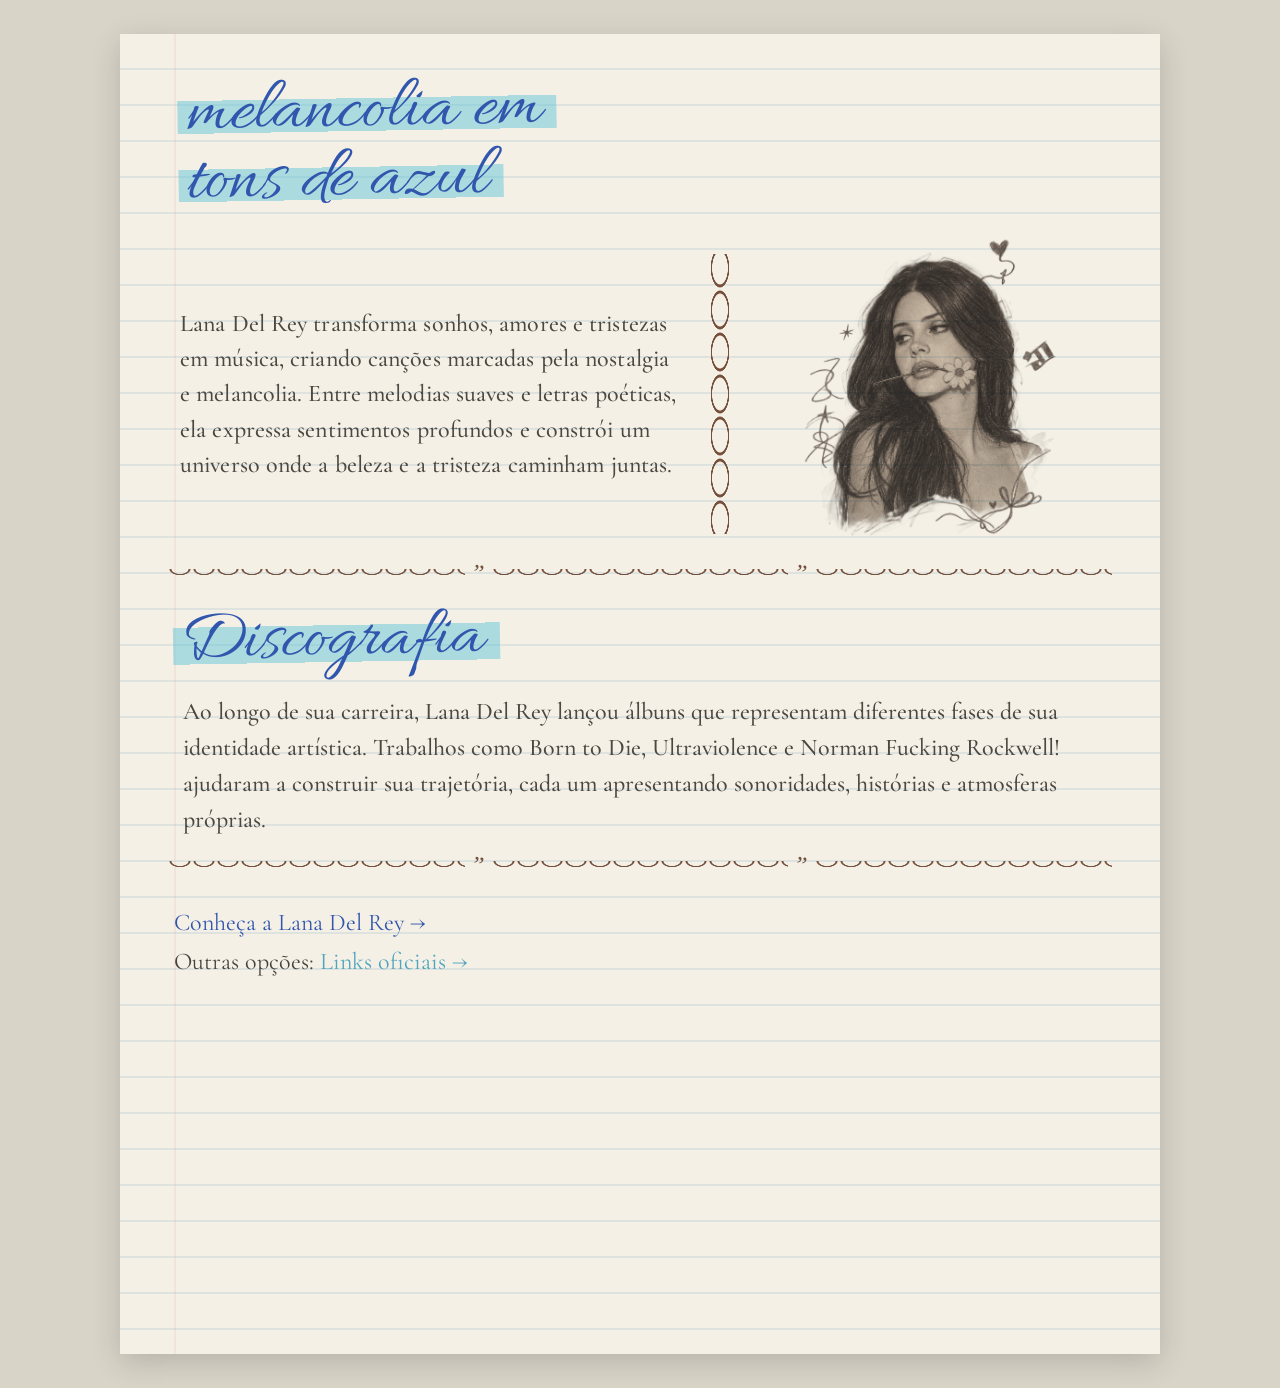
<file: index.html>
<!DOCTYPE html>
<html lang="pt-br">
<head>
<meta charset="UTF-8">
<meta name="viewport" content="width=device-width, initial-scale=1.0">
<title>Melancolia em tons de azul</title>
<link rel="stylesheet" href="style.css">
</head>
<body>
<main class="folha">

    <header class="titulo">
        <span>melancolia em</span>
        <span>tons de azul</span>
    </header>

    <section class="primeiro-bloco">
        <div class="texto-inicial">
            Lana Del Rey transforma sonhos, amores e tristezas em música, criando canções
            marcadas pela nostalgia e melancolia. Entre melodias suaves e letras poéticas,
            ela expressa sentimentos profundos e constrói um universo onde a beleza e a
            tristeza caminham juntas.
        </div>

        <div class="separador-vertical"></div>

        <div class="imagem-lana">
            <img src="img/lana%20img.png" alt="Desenho de Lana Del Rey">
        </div>
    </section>

    <div class="linha-ondulada">
        <span></span><i>”</i><span></span><i>”</i><span></span>
    </div>

    <section class="discografia">
        <h2><span>Discografia</span></h2>

        <p>
            Ao longo de sua carreira, Lana Del Rey lançou álbuns que representam diferentes
            fases de sua identidade artística. Trabalhos como Born to Die, Ultraviolence e
            Norman Fucking Rockwell! ajudaram a construir sua trajetória, cada um apresentando
            sonoridades, histórias e atmosferas próprias.
        </p>
    </section>

    <div class="linha-ondulada inferior">
        <span></span><i>”</i><span></span><i>”</i><span></span>
    </div>

    <section class="links-finais">
        <a href="links.html" class="link-azul">Conheça a Lana Del Rey →</a>
        <div>
            <span>Outras opções:</span>
            <a href="links.html" class="link-claro">Links oficiais →</a>
        </div>
    </section>

</main>
</body>
</html>
</file>
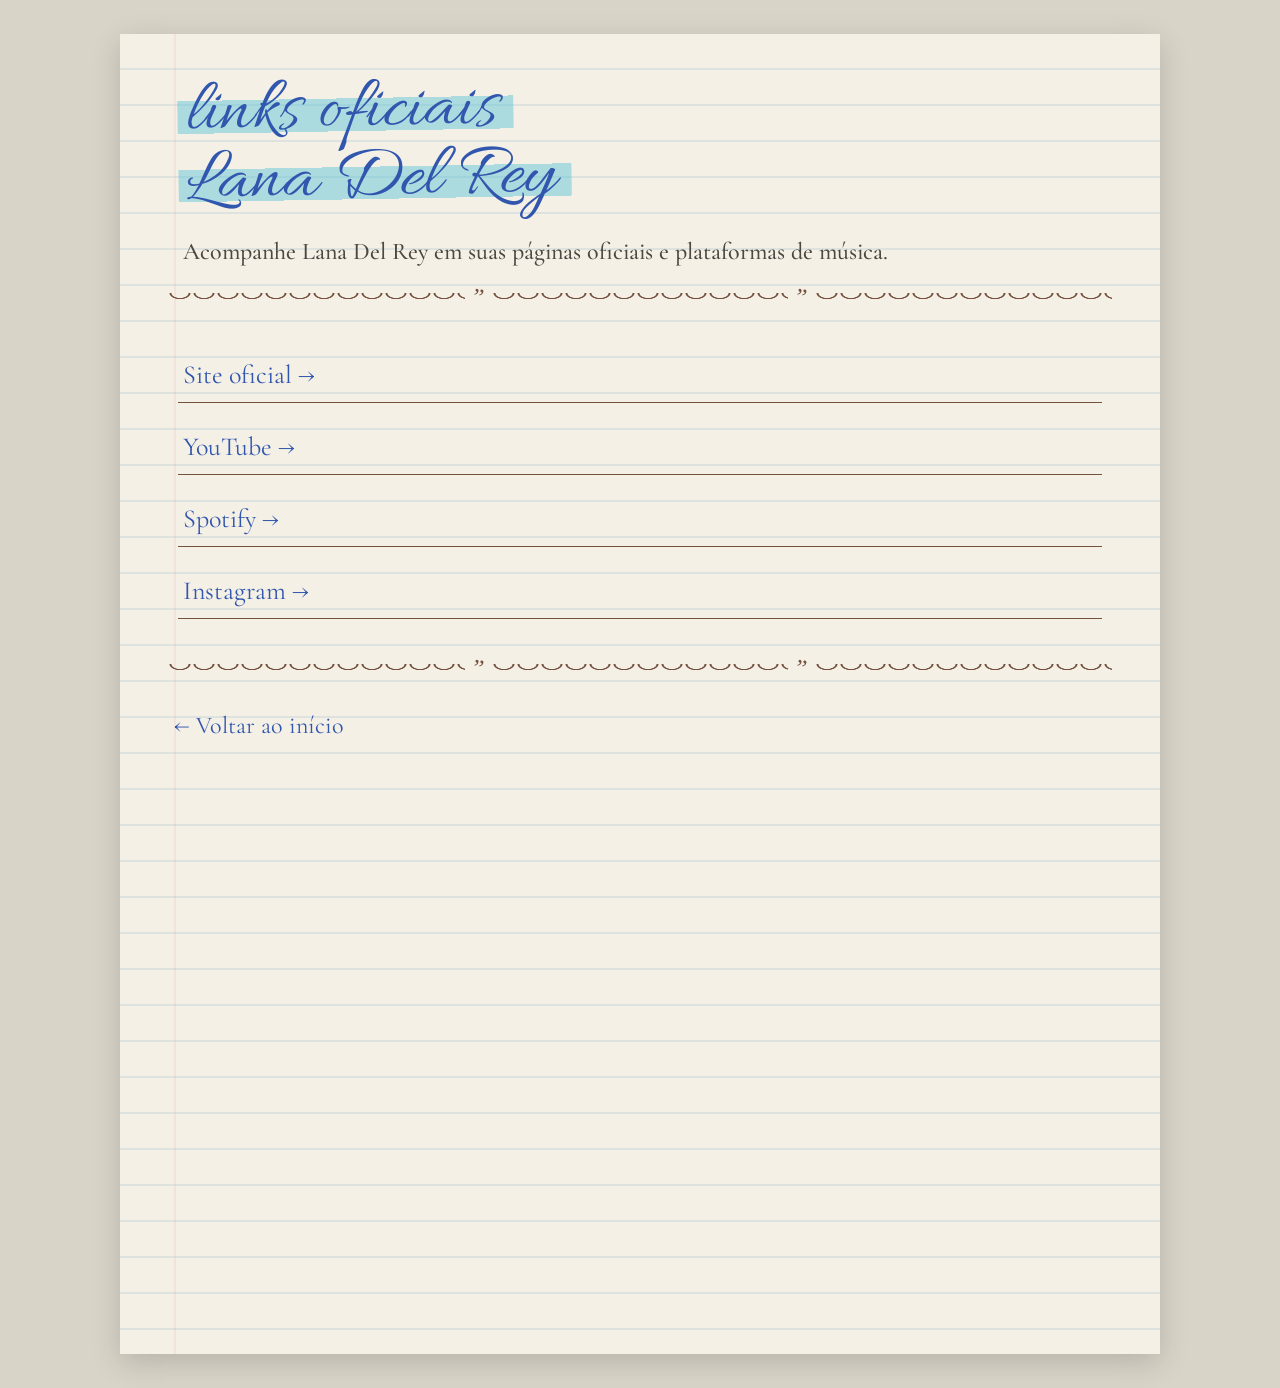
<file: links.html>
<!DOCTYPE html>
<html lang="pt-br">
<head>
<meta charset="UTF-8">
<meta name="viewport" content="width=device-width, initial-scale=1.0">
<title>Links oficiais — Lana Del Rey</title>
<link rel="stylesheet" href="style.css">
</head>
<body>
<main class="folha">
    <header class="titulo">
        <span>links oficiais</span>
        <span>Lana Del Rey</span>
    </header>

    <section class="discografia">
        <p>
            Acompanhe Lana Del Rey em suas páginas oficiais e plataformas de música.
        </p>
    </section>

    <div class="linha-ondulada">
        <span></span><i>”</i><span></span><i>”</i><span></span>
    </div>

    <section class="links-oficiais">
        <a href="https://www.lanadelrey.com/" target="_blank" rel="noopener">Site oficial →</a>
        <a href="https://www.youtube.com/@LanaDelRey" target="_blank" rel="noopener">YouTube →</a>
        <a href="https://open.spotify.com/artist/00FQb4jTyendYWaN8pK0wa" target="_blank" rel="noopener">Spotify →</a>
        <a href="https://www.instagram.com/honeymoon/" target="_blank" rel="noopener">Instagram →</a>
    </section>

    <div class="linha-ondulada inferior">
        <span></span><i>”</i><span></span><i>”</i><span></span>
    </div>

    <section class="links-finais">
        <a href="index.html" class="link-azul">← Voltar ao início</a>
    </section>
</main>
</body>
</html>
</file>
<file: style.css>
@import url('https://fonts.googleapis.com/css2?family=Allura&family=Cormorant+Garamond:wght@400;500&display=swap');

*{box-sizing:border-box}
html,body{margin:0;min-height:100%;background:#d9d4c8}
body{padding:34px 16px;color:#4c4741}

.folha{
    width:min(1040px,100%);
    min-height:1320px;
    margin:auto;
    padding:46px 48px 90px;
    position:relative;
    background-color:#f4f0e6;
    background-image:
      linear-gradient(to right, transparent 0 54px, rgba(229,126,126,.22) 55px, transparent 56px),
      repeating-linear-gradient(to bottom, transparent 0 34px, rgba(83,145,181,.28) 35px, transparent 36px);
    box-shadow:0 8px 28px rgba(0,0,0,.16);
    overflow:hidden;
}

.titulo{
    width:70%;
    margin:0 0 24px 10px;
    font-family:"Allura", cursive;
    color:#3156ad;
    font-size:clamp(48px,7vw,76px);
    line-height:.77;
    transform:rotate(-1deg);
}
.titulo span{
    display:table;
    padding:0 16px 3px 8px;
    margin-bottom:7px;
    background:
      linear-gradient(to bottom,
      transparent 25%,
      rgba(87,194,215,.46) 25%,
      rgba(87,194,215,.46) 78%,
      transparent 78%);
}

.primeiro-bloco{
    display:grid;
    grid-template-columns:1.18fr 28px .82fr;
    gap:14px;
    align-items:center;
    min-height:315px;
}

.texto-inicial{
    padding:0 8px 0 12px;
    font-family:"Cormorant Garamond", Georgia, serif;
    font-size:24px;
    line-height:1.47;
    font-weight:500;
    letter-spacing:.1px;
}

.separador-vertical{
    height:280px;
    width:20px;
    justify-self:center;
    background:
      radial-gradient(ellipse at center, transparent 54%, #77503b 57%, #77503b 64%, transparent 67%)
      center/20px 42px repeat-y;
}

.imagem-lana{
    height:320px;
    display:flex;
    align-items:center;
    justify-content:center;
}
.imagem-lana img{
    width:100%;
    max-width:310px;
    max-height:320px;
    object-fit:contain;
    mix-blend-mode:multiply;
    filter:contrast(1.04) saturate(.75);
}

.linha-ondulada{
    display:flex;
    align-items:center;
    gap:8px;
    height:35px;
    margin:2px 0 12px;
    color:#76513e;
}
.linha-ondulada span{
    flex:1;
    height:9px;
    background:
      radial-gradient(12px 7px at 12px 0, transparent 8px, #76513e 9px, #76513e 10px, transparent 11px)
      0 0/24px 9px repeat-x;
}
.linha-ondulada i{
    font-family:Georgia,serif;
    font-style:normal;
    font-size:24px;
    transform:rotate(8deg);
}

.discografia h2{
    margin:0 0 24px 5px;
    font-family:"Allura", cursive;
    font-size:72px;
    line-height:.9;
    color:#3156ad;
    font-weight:400;
    transform:rotate(-1deg);
}
.discografia h2 span{
    display:inline-block;
    padding:0 16px 2px 8px;
    background:
      linear-gradient(to bottom,
      transparent 25%,
      rgba(87,194,215,.46) 25%,
      rgba(87,194,215,.46) 80%,
      transparent 80%);
}

.discografia p{
    margin:0 18px 10px 15px;
    font-family:"Cormorant Garamond", Georgia, serif;
    font-size:24px;
    line-height:1.5;
    font-weight:500;
}

.inferior{margin-top:10px}

.links-finais{
    margin:20px 0 0 6px;
    font-family:"Cormorant Garamond", Georgia, serif;
    font-size:24px;
    line-height:1.65;
}
.links-finais a{text-decoration:none}
.link-azul{color:#3156ad}
.links-finais span{color:#49433e}
.link-claro{color:#4fa5be}

@media(max-width:720px){
    body{padding:0}
    .folha{padding:34px 24px 70px;min-height:100vh}
    .titulo{width:100%;font-size:54px}
    .primeiro-bloco{grid-template-columns:1fr;gap:10px}
    .separador-vertical{display:none}
    .texto-inicial,.discografia p{font-size:20px}
    .imagem-lana{height:270px}
    .discografia h2{font-size:58px}
    .links-finais{font-size:21px}
}

.links-oficiais{
    display:flex;
    flex-direction:column;
    gap:16px;
    margin:32px 10px;
}
.links-oficiais a{
    color:#3156ad;
    font-family:"Cormorant Garamond", Georgia, serif;
    font-size:26px;
    text-decoration:none;
    border-bottom:1px solid #76513e;
    padding:12px 5px;
}
.links-oficiais a:hover{
    color:#76513e;
    padding-left:15px;
    transition:.3s;
}
</file>
